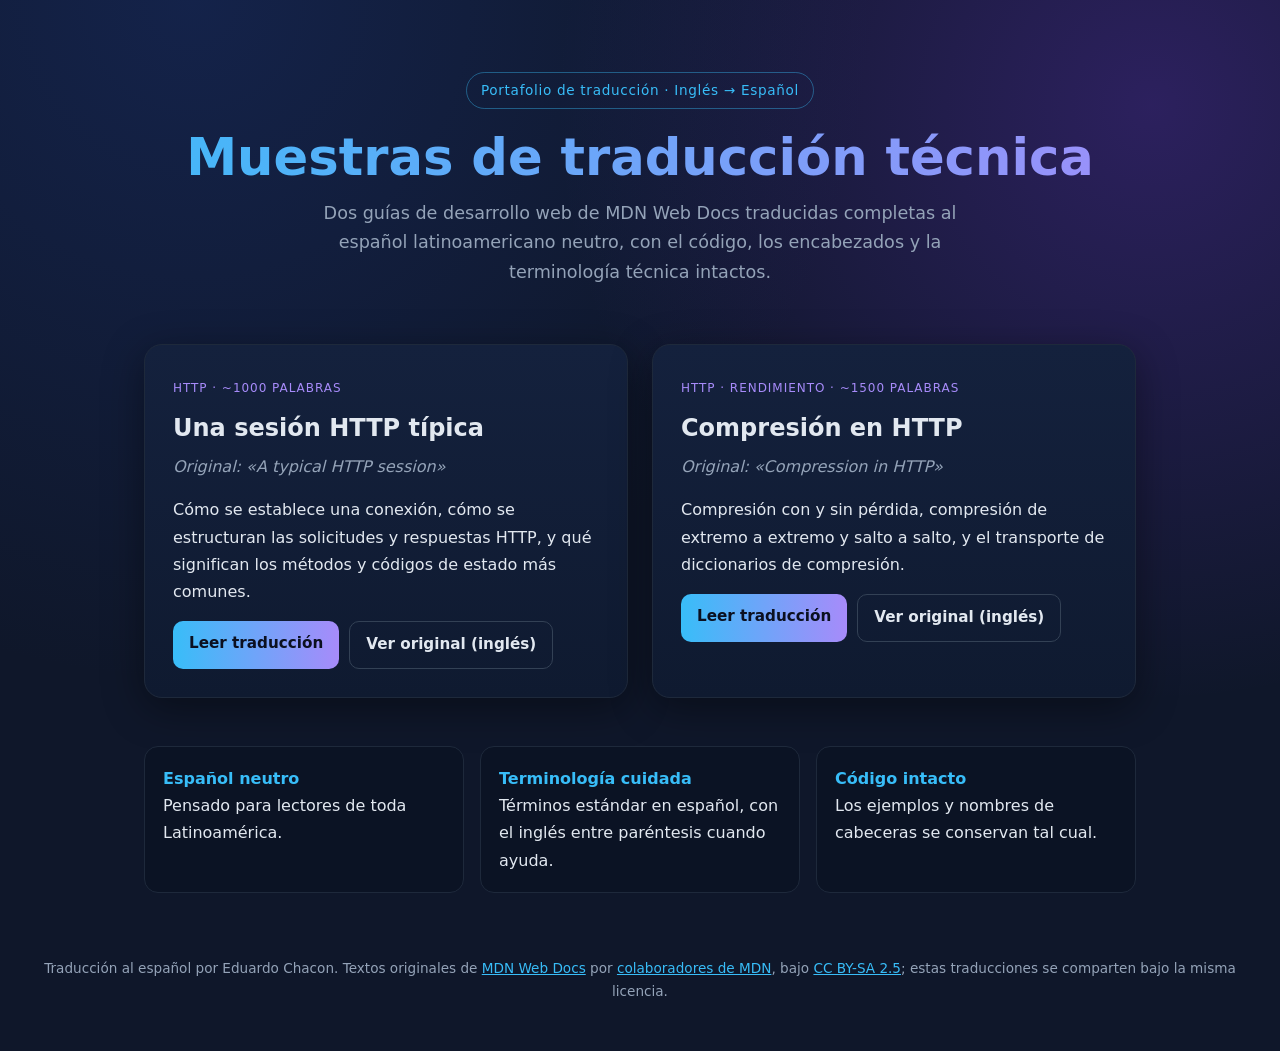
<file: index.html>
<!doctype html><html lang="es"><head><meta charset="utf-8"><meta name="viewport" content="width=device-width,initial-scale=1"><title>Muestras de traducción técnica EN → ES · Eduardo Chacon</title><meta name="description" content="Muestras de traducción técnica del inglés al español latinoamericano neutro."><link rel="stylesheet" href="style.css"></head><body>
<header class="hero"><span class="badge">Portafolio de traducción · Inglés → Español</span>
<h1>Muestras de traducción técnica</h1>
<p class="sub">Dos guías de desarrollo web de MDN Web Docs traducidas completas al español latinoamericano neutro, con el código, los encabezados y la terminología técnica intactos.</p></header>
<section class="grid">
<div class="card"><span class="tag">HTTP · ~1000 palabras</span><h2>Una sesión HTTP típica</h2><p class="orig">Original: «A typical HTTP session»</p><p>Cómo se establece una conexión, cómo se estructuran las solicitudes y respuestas HTTP, y qué significan los métodos y códigos de estado más comunes.</p>
<div class="btns"><a class="btn p" href="sesion-http.html">Leer traducción</a><a class="btn s" href="https://developer.mozilla.org/en-US/docs/Web/HTTP/Guides/Session">Ver original (inglés)</a></div></div>
<div class="card"><span class="tag">HTTP · Rendimiento · ~1500 palabras</span><h2>Compresión en HTTP</h2><p class="orig">Original: «Compression in HTTP»</p><p>Compresión con y sin pérdida, compresión de extremo a extremo y salto a salto, y el transporte de diccionarios de compresión.</p>
<div class="btns"><a class="btn p" href="compresion-http.html">Leer traducción</a><a class="btn s" href="https://developer.mozilla.org/en-US/docs/Web/HTTP/Guides/Compression">Ver original (inglés)</a></div></div>
</section>
<section class="about"><div><b>Español neutro</b><br>Pensado para lectores de toda Latinoamérica.</div><div><b>Terminología cuidada</b><br>Términos estándar en español, con el inglés entre paréntesis cuando ayuda.</div><div><b>Código intacto</b><br>Los ejemplos y nombres de cabeceras se conservan tal cual.</div></section>
<footer>Traducción al español por Eduardo Chacon. Textos originales de <a href="https://developer.mozilla.org/">MDN Web Docs</a> por <a href="https://github.com/mdn/content">colaboradores de MDN</a>, bajo <a href="https://creativecommons.org/licenses/by-sa/2.5/deed.es">CC BY-SA 2.5</a>; estas traducciones se comparten bajo la misma licencia.</footer>
</body></html>
</file>
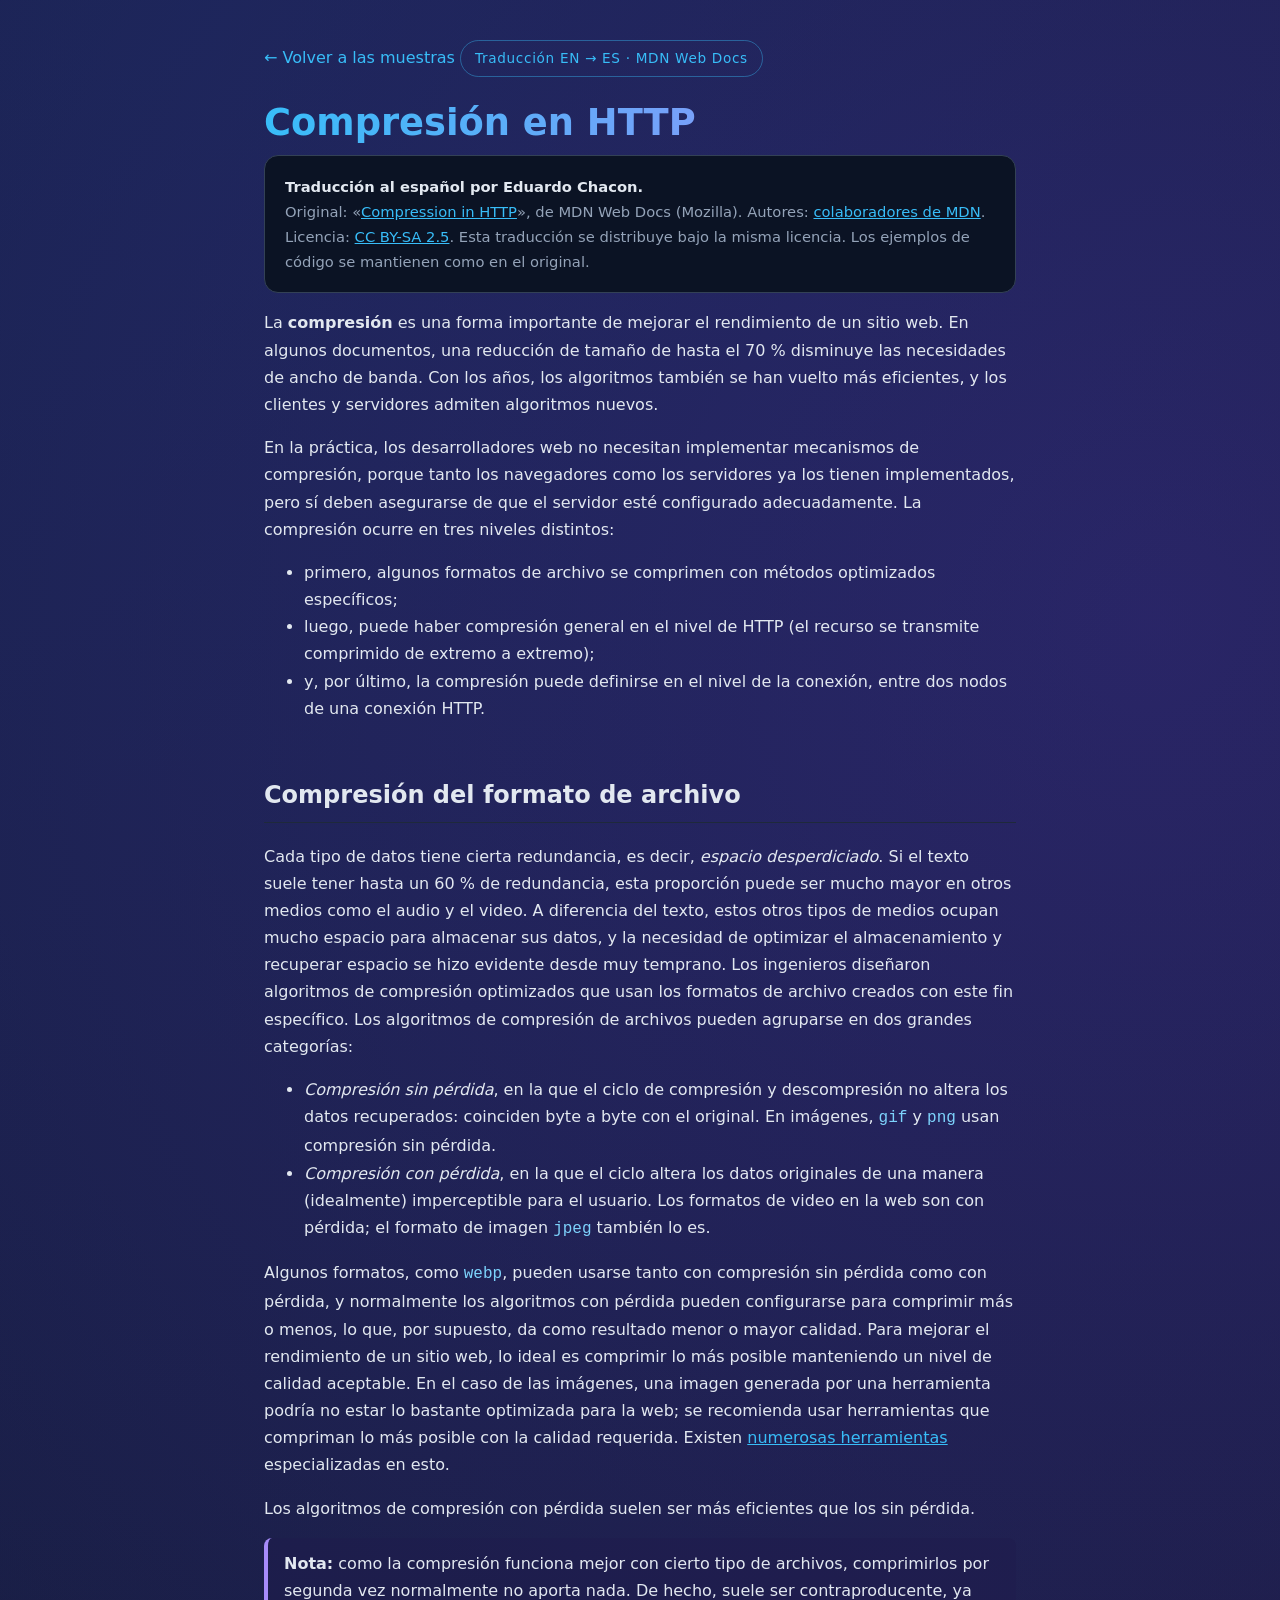
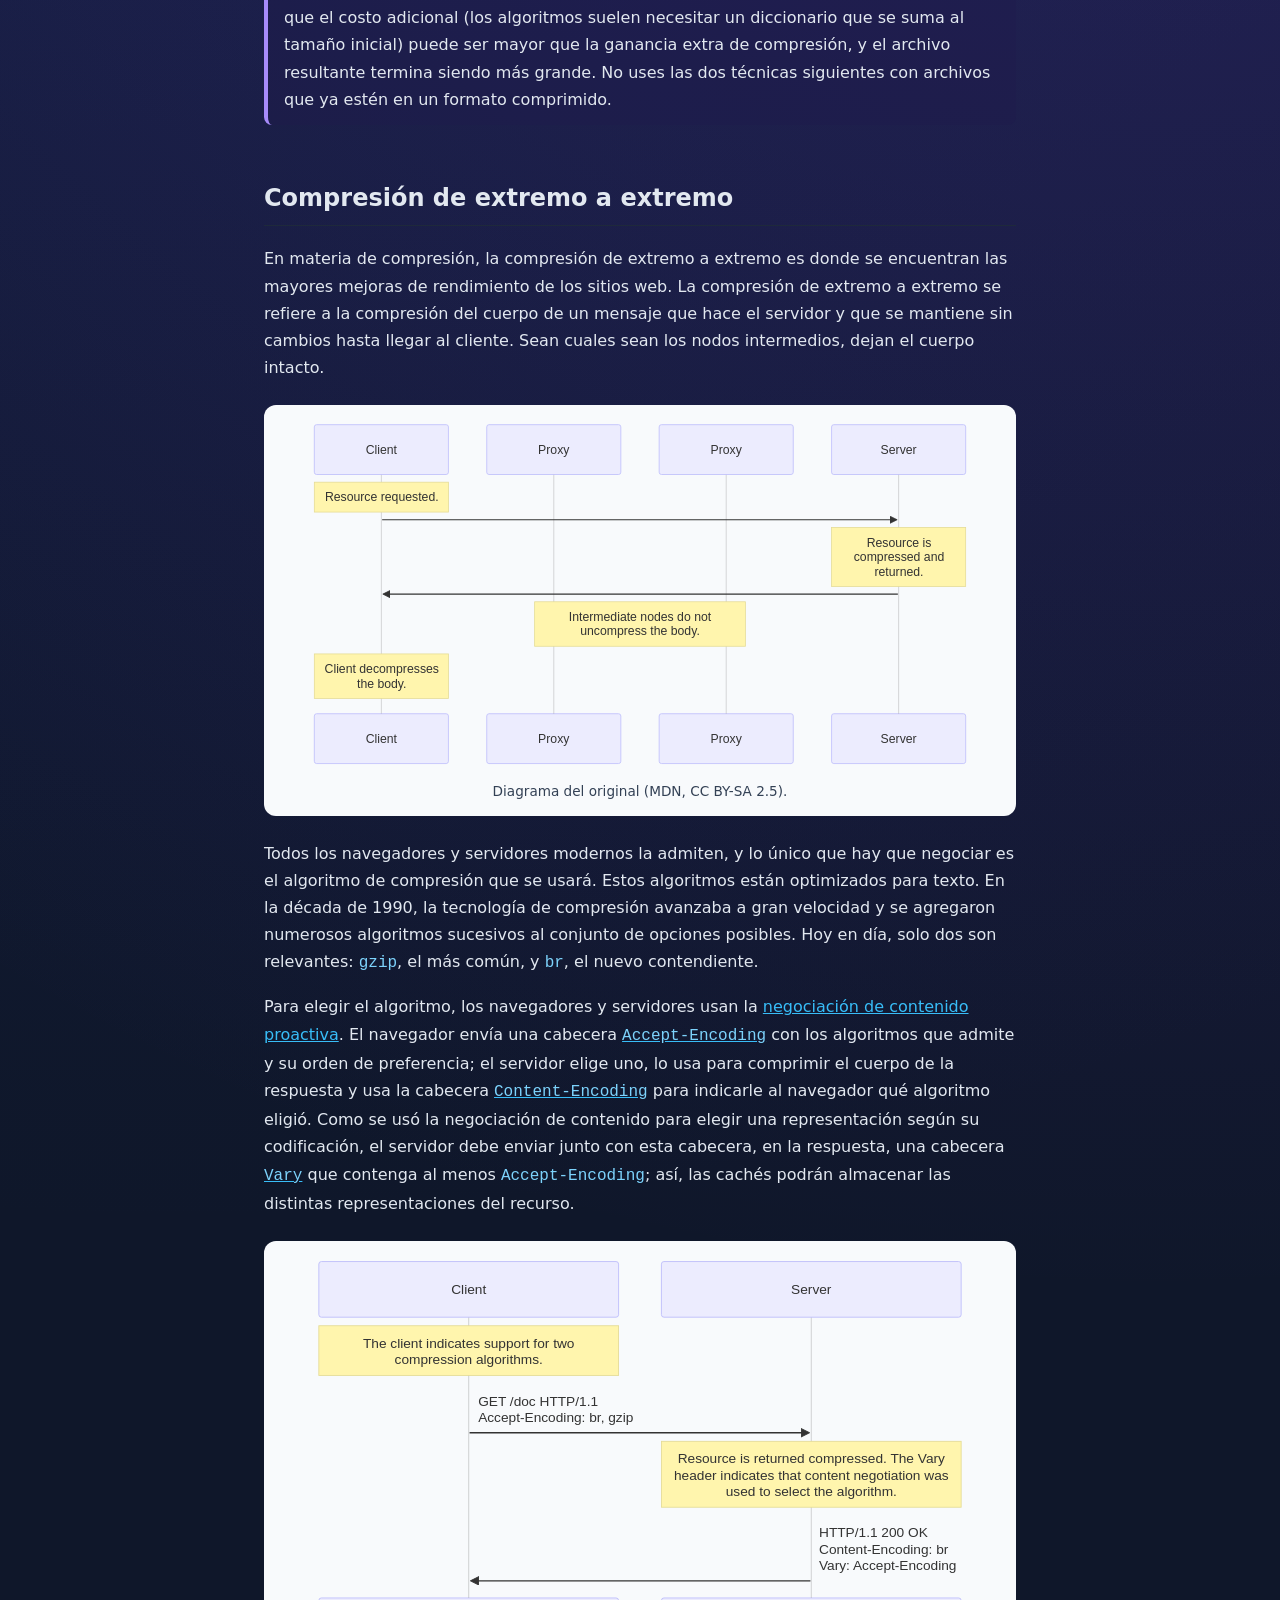
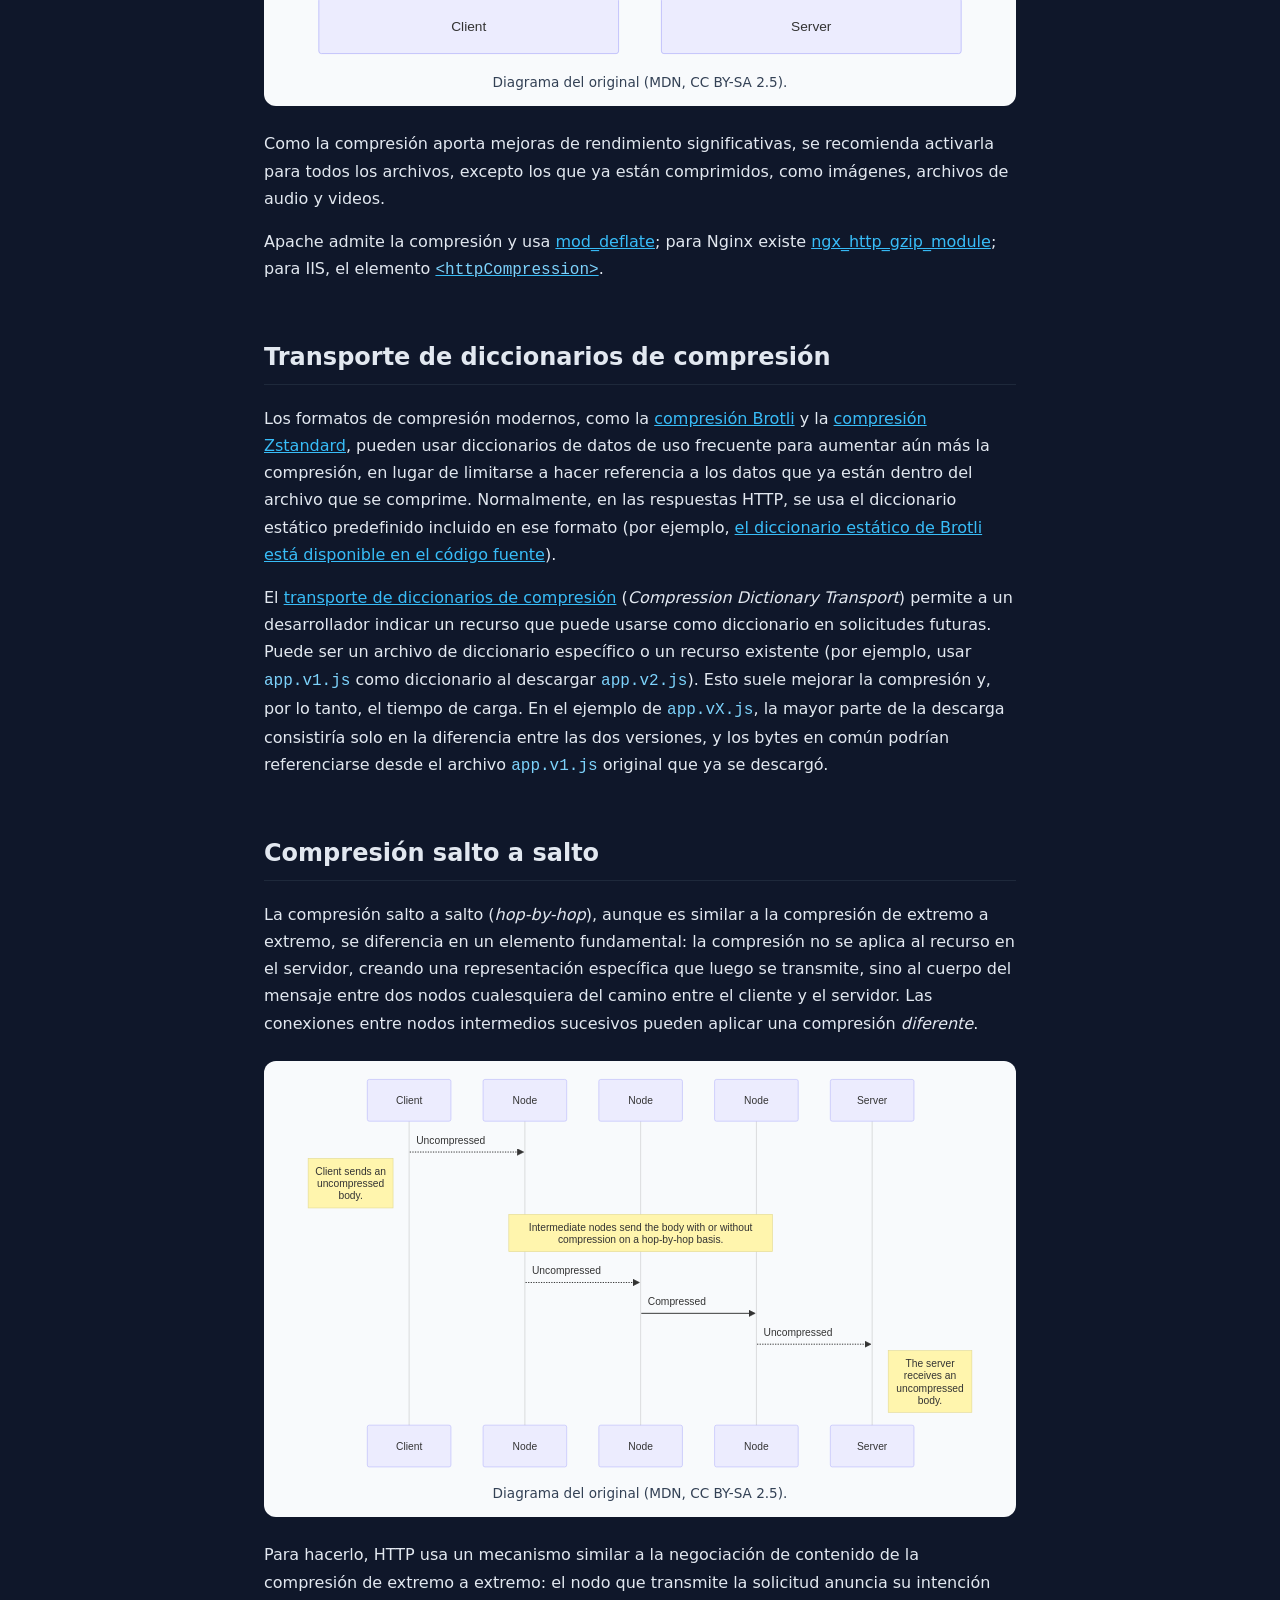
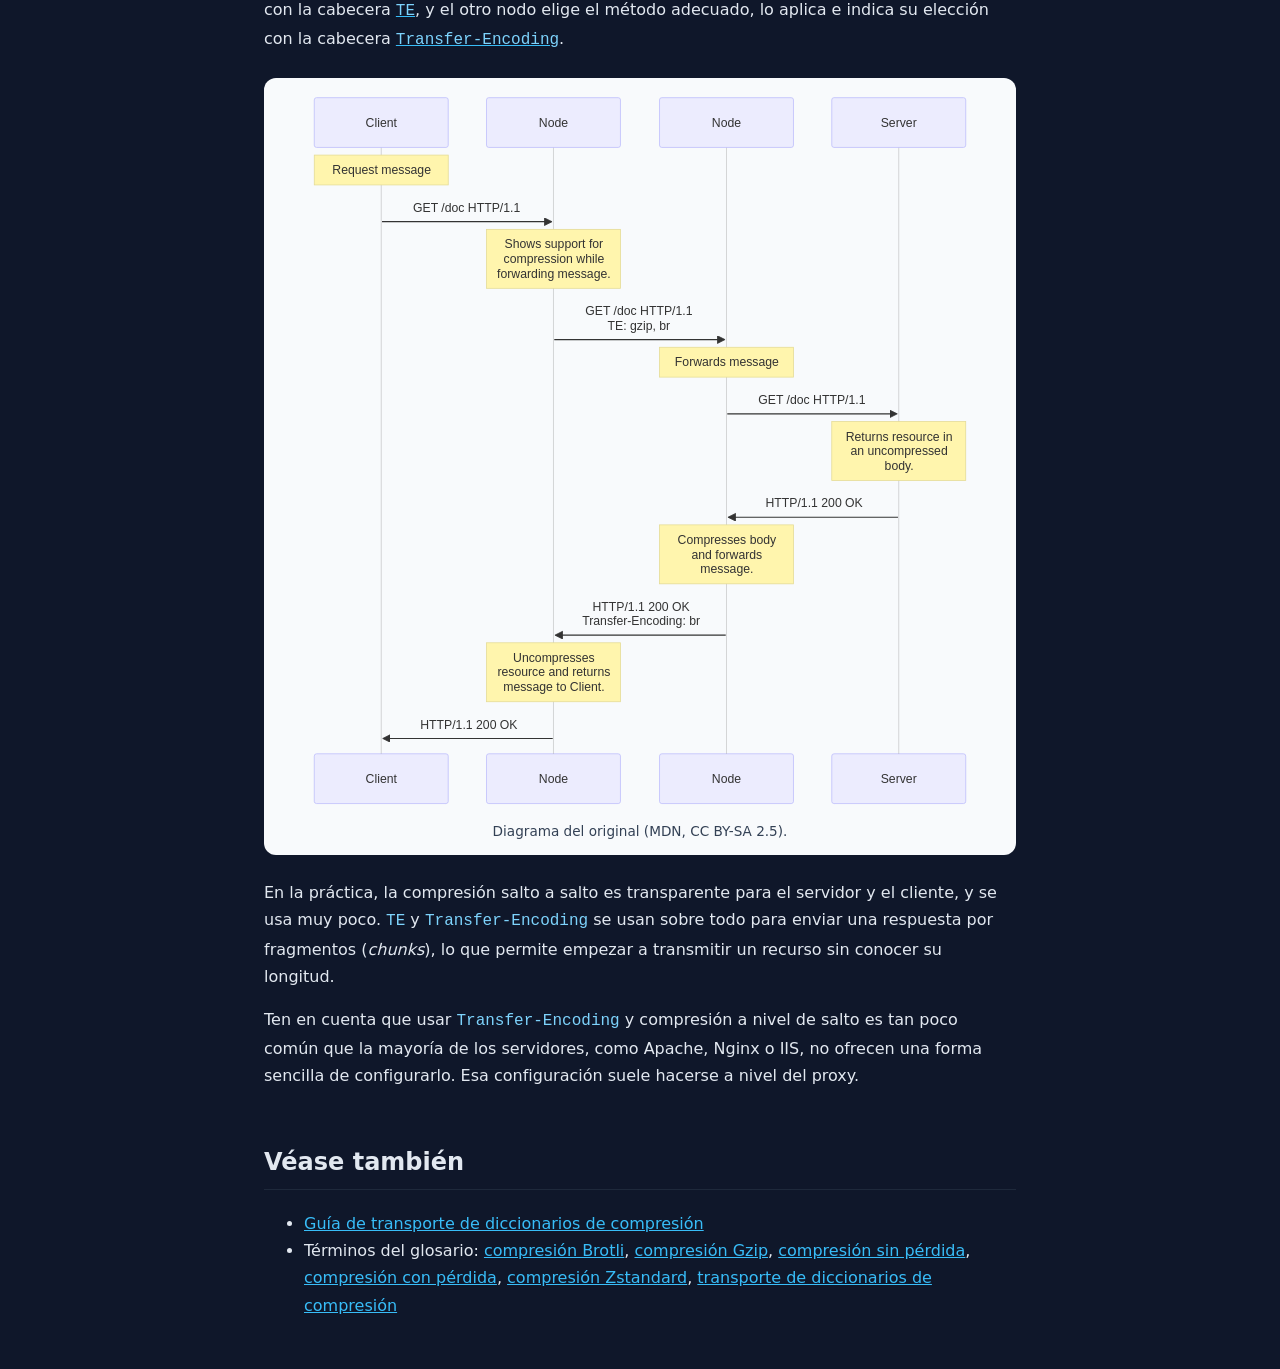
<file: compresion-http.html>
<!doctype html><html lang="es"><head><meta charset="utf-8"><meta name="viewport" content="width=device-width,initial-scale=1"><title>Compresión en HTTP — Traducción</title><link rel="stylesheet" href="style.css"></head><body><article>
<a class="back" href="./">← Volver a las muestras</a>
<span class="badge">Traducción EN → ES · MDN Web Docs</span>
<h1>Compresión en HTTP</h1>
<div class="credit"><strong>Traducción al español por Eduardo Chacon.</strong><br>
Original: «<a href="https://developer.mozilla.org/en-US/docs/Web/HTTP/Guides/Compression">Compression in HTTP</a>», de MDN Web Docs (Mozilla). Autores: <a href="https://github.com/mdn/content/commits/main/files/en-us/web/http/guides/compression/index.md">colaboradores de MDN</a>.<br>
Licencia: <a href="https://creativecommons.org/licenses/by-sa/2.5/deed.es">CC BY-SA 2.5</a>. Esta traducción se distribuye bajo la misma licencia. Los ejemplos de código se mantienen como en el original.</div>
<p>La <strong>compresión</strong> es una forma importante de mejorar el rendimiento de un sitio web. En algunos documentos, una reducción de tamaño de hasta el 70&nbsp;% disminuye las necesidades de ancho de banda. Con los años, los algoritmos también se han vuelto más eficientes, y los clientes y servidores admiten algoritmos nuevos.</p>
<p>En la práctica, los desarrolladores web no necesitan implementar mecanismos de compresión, porque tanto los navegadores como los servidores ya los tienen implementados, pero sí deben asegurarse de que el servidor esté configurado adecuadamente. La compresión ocurre en tres niveles distintos:</p>
<ul><li>primero, algunos formatos de archivo se comprimen con métodos optimizados específicos;</li>
<li>luego, puede haber compresión general en el nivel de HTTP (el recurso se transmite comprimido de extremo a extremo);</li>
<li>y, por último, la compresión puede definirse en el nivel de la conexión, entre dos nodos de una conexión HTTP.</li></ul>
<h2>Compresión del formato de archivo</h2>
<p>Cada tipo de datos tiene cierta redundancia, es decir, <em>espacio desperdiciado</em>. Si el texto suele tener hasta un 60&nbsp;% de redundancia, esta proporción puede ser mucho mayor en otros medios como el audio y el video. A diferencia del texto, estos otros tipos de medios ocupan mucho espacio para almacenar sus datos, y la necesidad de optimizar el almacenamiento y recuperar espacio se hizo evidente desde muy temprano. Los ingenieros diseñaron algoritmos de compresión optimizados que usan los formatos de archivo creados con este fin específico. Los algoritmos de compresión de archivos pueden agruparse en dos grandes categorías:</p>
<ul><li><em>Compresión sin pérdida</em>, en la que el ciclo de compresión y descompresión no altera los datos recuperados: coinciden byte a byte con el original. En imágenes, <code>gif</code> y <code>png</code> usan compresión sin pérdida.</li>
<li><em>Compresión con pérdida</em>, en la que el ciclo altera los datos originales de una manera (idealmente) imperceptible para el usuario. Los formatos de video en la web son con pérdida; el formato de imagen <code>jpeg</code> también lo es.</li></ul>
<p>Algunos formatos, como <code>webp</code>, pueden usarse tanto con compresión sin pérdida como con pérdida, y normalmente los algoritmos con pérdida pueden configurarse para comprimir más o menos, lo que, por supuesto, da como resultado menor o mayor calidad. Para mejorar el rendimiento de un sitio web, lo ideal es comprimir lo más posible manteniendo un nivel de calidad aceptable. En el caso de las imágenes, una imagen generada por una herramienta podría no estar lo bastante optimizada para la web; se recomienda usar herramientas que compriman lo más posible con la calidad requerida. Existen <a href="https://www.creativebloq.com/design/image-compression-tools-1132865">numerosas herramientas</a> especializadas en esto.</p>
<p>Los algoritmos de compresión con pérdida suelen ser más eficientes que los sin pérdida.</p>
<p class="note"><strong>Nota:</strong> como la compresión funciona mejor con cierto tipo de archivos, comprimirlos por segunda vez normalmente no aporta nada. De hecho, suele ser contraproducente, ya que el costo adicional (los algoritmos suelen necesitar un diccionario que se suma al tamaño inicial) puede ser mayor que la ganancia extra de compresión, y el archivo resultante termina siendo más grande. No uses las dos técnicas siguientes con archivos que ya estén en un formato comprimido.</p>
<h2>Compresión de extremo a extremo</h2>
<p>En materia de compresión, la compresión de extremo a extremo es donde se encuentran las mayores mejoras de rendimiento de los sitios web. La compresión de extremo a extremo se refiere a la compresión del cuerpo de un mensaje que hace el servidor y que se mantiene sin cambios hasta llegar al cliente. Sean cuales sean los nodos intermedios, dejan el cuerpo intacto.</p>
<figure><img src="img/httpenco1.svg" alt="Un servidor envía un cuerpo HTTP comprimido a un cliente a través de nodos de red. El cuerpo no se descomprime en ningún salto de la red hasta que llega al cliente."><figcaption>Diagrama del original (MDN, CC BY-SA 2.5).</figcaption></figure>
<p>Todos los navegadores y servidores modernos la admiten, y lo único que hay que negociar es el algoritmo de compresión que se usará. Estos algoritmos están optimizados para texto. En la década de 1990, la tecnología de compresión avanzaba a gran velocidad y se agregaron numerosos algoritmos sucesivos al conjunto de opciones posibles. Hoy en día, solo dos son relevantes: <code>gzip</code>, el más común, y <code>br</code>, el nuevo contendiente.</p>
<p>Para elegir el algoritmo, los navegadores y servidores usan la <a href="https://developer.mozilla.org/es/docs/Web/HTTP/Guides/Content_negotiation">negociación de contenido proactiva</a>. El navegador envía una cabecera <a href="https://developer.mozilla.org/es/docs/Web/HTTP/Reference/Headers/Accept-Encoding"><code>Accept-Encoding</code></a> con los algoritmos que admite y su orden de preferencia; el servidor elige uno, lo usa para comprimir el cuerpo de la respuesta y usa la cabecera <a href="https://developer.mozilla.org/es/docs/Web/HTTP/Reference/Headers/Content-Encoding"><code>Content-Encoding</code></a> para indicarle al navegador qué algoritmo eligió. Como se usó la negociación de contenido para elegir una representación según su codificación, el servidor debe enviar junto con esta cabecera, en la respuesta, una cabecera <a href="https://developer.mozilla.org/es/docs/Web/HTTP/Reference/Headers/Vary"><code>Vary</code></a> que contenga al menos <code>Accept-Encoding</code>; así, las cachés podrán almacenar las distintas representaciones del recurso.</p>
<figure><img src="img/httpcompression1.svg" alt="Un cliente solicita contenido con la cabecera 'Accept-Encoding: br, gzip'. El servidor responde con un cuerpo comprimido con el algoritmo Brotli y las cabeceras 'Content-Encoding' y 'Vary' requeridas."><figcaption>Diagrama del original (MDN, CC BY-SA 2.5).</figcaption></figure>
<p>Como la compresión aporta mejoras de rendimiento significativas, se recomienda activarla para todos los archivos, excepto los que ya están comprimidos, como imágenes, archivos de audio y videos.</p>
<p>Apache admite la compresión y usa <a href="https://httpd.apache.org/docs/current/mod/mod_deflate.html">mod_deflate</a>; para Nginx existe <a href="https://nginx.org/en/docs/http/ngx_http_gzip_module.html">ngx_http_gzip_module</a>; para IIS, el elemento <a href="https://learn.microsoft.com/en-us/iis/configuration/system.webServer/httpCompression/"><code>&lt;httpCompression&gt;</code></a>.</p>
<h2>Transporte de diccionarios de compresión</h2>
<p>Los formatos de compresión modernos, como la <a href="https://developer.mozilla.org/es/docs/Glossary/Brotli_compression">compresión Brotli</a> y la <a href="https://developer.mozilla.org/es/docs/Glossary/Zstandard_compression">compresión Zstandard</a>, pueden usar diccionarios de datos de uso frecuente para aumentar aún más la compresión, en lugar de limitarse a hacer referencia a los datos que ya están dentro del archivo que se comprime. Normalmente, en las respuestas HTTP, se usa el diccionario estático predefinido incluido en ese formato (por ejemplo, <a href="https://github.com/google/brotli/blob/master/csharp/org/brotli/dec/Dictionary.cs">el diccionario estático de Brotli está disponible en el código fuente</a>).</p>
<p>El <a href="https://developer.mozilla.org/es/docs/Web/HTTP/Guides/Compression_dictionary_transport">transporte de diccionarios de compresión</a> (<i>Compression Dictionary Transport</i>) permite a un desarrollador indicar un recurso que puede usarse como diccionario en solicitudes futuras. Puede ser un archivo de diccionario específico o un recurso existente (por ejemplo, usar <code>app.v1.js</code> como diccionario al descargar <code>app.v2.js</code>). Esto suele mejorar la compresión y, por lo tanto, el tiempo de carga. En el ejemplo de <code>app.vX.js</code>, la mayor parte de la descarga consistiría solo en la diferencia entre las dos versiones, y los bytes en común podrían referenciarse desde el archivo <code>app.v1.js</code> original que ya se descargó.</p>
<h2>Compresión salto a salto</h2>
<p>La compresión salto a salto (<i>hop-by-hop</i>), aunque es similar a la compresión de extremo a extremo, se diferencia en un elemento fundamental: la compresión no se aplica al recurso en el servidor, creando una representación específica que luego se transmite, sino al cuerpo del mensaje entre dos nodos cualesquiera del camino entre el cliente y el servidor. Las conexiones entre nodos intermedios sucesivos pueden aplicar una compresión <em>diferente</em>.</p>
<figure><img src="img/httpte1.svg" alt="Un servidor envía un cuerpo HTTP sin comprimir a un cliente a través de nodos de red. Los nodos comprimen y descomprimen el cuerpo según las cabeceras 'Transfer-Encoding' antes de que llegue al cliente."><figcaption>Diagrama del original (MDN, CC BY-SA 2.5).</figcaption></figure>
<p>Para hacerlo, HTTP usa un mecanismo similar a la negociación de contenido de la compresión de extremo a extremo: el nodo que transmite la solicitud anuncia su intención con la cabecera <a href="https://developer.mozilla.org/es/docs/Web/HTTP/Reference/Headers/TE"><code>TE</code></a>, y el otro nodo elige el método adecuado, lo aplica e indica su elección con la cabecera <a href="https://developer.mozilla.org/es/docs/Web/HTTP/Reference/Headers/Transfer-Encoding"><code>Transfer-Encoding</code></a>.</p>
<figure><img src="img/httpcomp2.svg" alt="Un cliente solicita contenido a un servidor sin cabeceras relacionadas con la compresión. El servidor responde con un cuerpo sin comprimir. Los nodos de la red comprimen y descomprimen el cuerpo antes de que llegue al cliente."><figcaption>Diagrama del original (MDN, CC BY-SA 2.5).</figcaption></figure>
<p>En la práctica, la compresión salto a salto es transparente para el servidor y el cliente, y se usa muy poco. <code>TE</code> y <code>Transfer-Encoding</code> se usan sobre todo para enviar una respuesta por fragmentos (<i>chunks</i>), lo que permite empezar a transmitir un recurso sin conocer su longitud.</p>
<p>Ten en cuenta que usar <code>Transfer-Encoding</code> y compresión a nivel de salto es tan poco común que la mayoría de los servidores, como Apache, Nginx o IIS, no ofrecen una forma sencilla de configurarlo. Esa configuración suele hacerse a nivel del proxy.</p>
<h2>Véase también</h2>
<ul><li><a href="https://developer.mozilla.org/es/docs/Web/HTTP/Guides/Compression_dictionary_transport">Guía de transporte de diccionarios de compresión</a></li>
<li>Términos del glosario: <a href="https://developer.mozilla.org/es/docs/Glossary/Brotli_compression">compresión Brotli</a>, <a href="https://developer.mozilla.org/es/docs/Glossary/Gzip_compression">compresión Gzip</a>, <a href="https://developer.mozilla.org/es/docs/Glossary/Lossless_compression">compresión sin pérdida</a>, <a href="https://developer.mozilla.org/es/docs/Glossary/Lossy_compression">compresión con pérdida</a>, <a href="https://developer.mozilla.org/es/docs/Glossary/Zstandard_compression">compresión Zstandard</a>, <a href="https://developer.mozilla.org/es/docs/Glossary/Compression_Dictionary_Transport">transporte de diccionarios de compresión</a></li></ul>
</article></body></html>
</file>
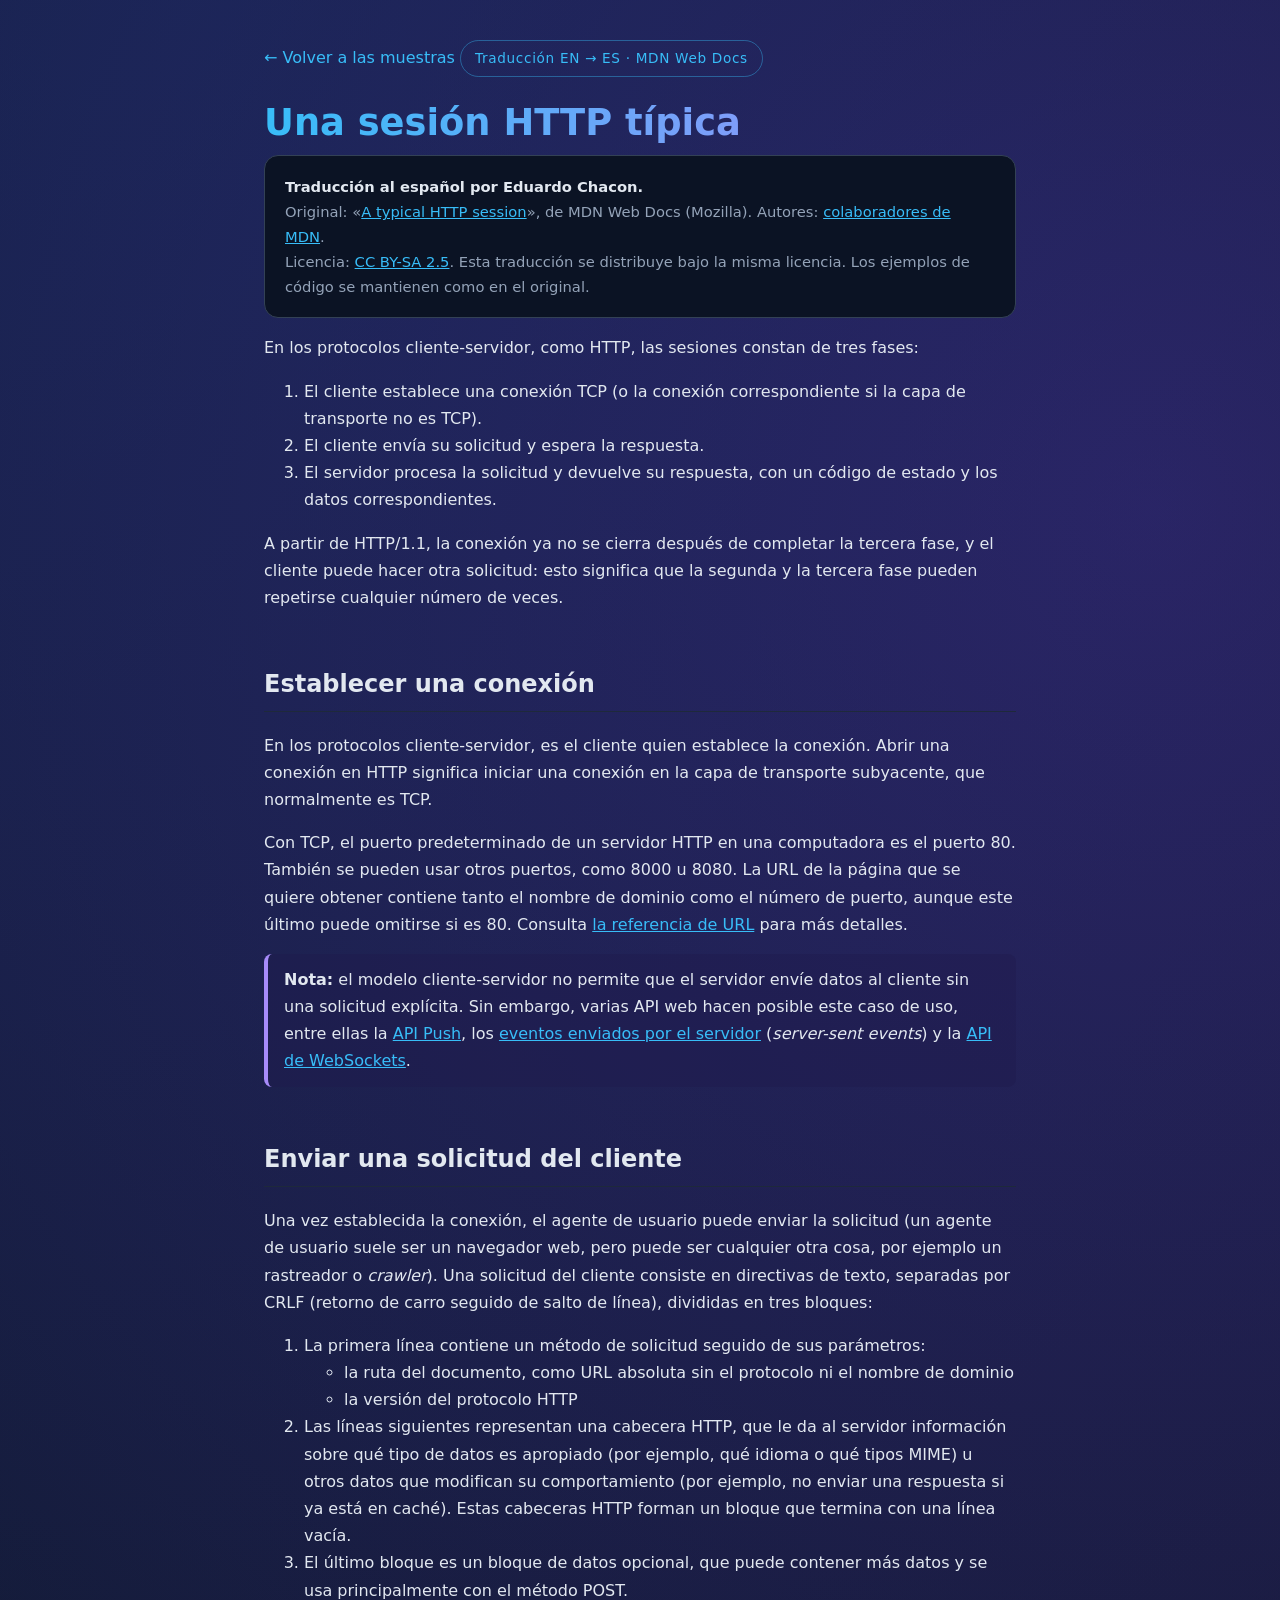
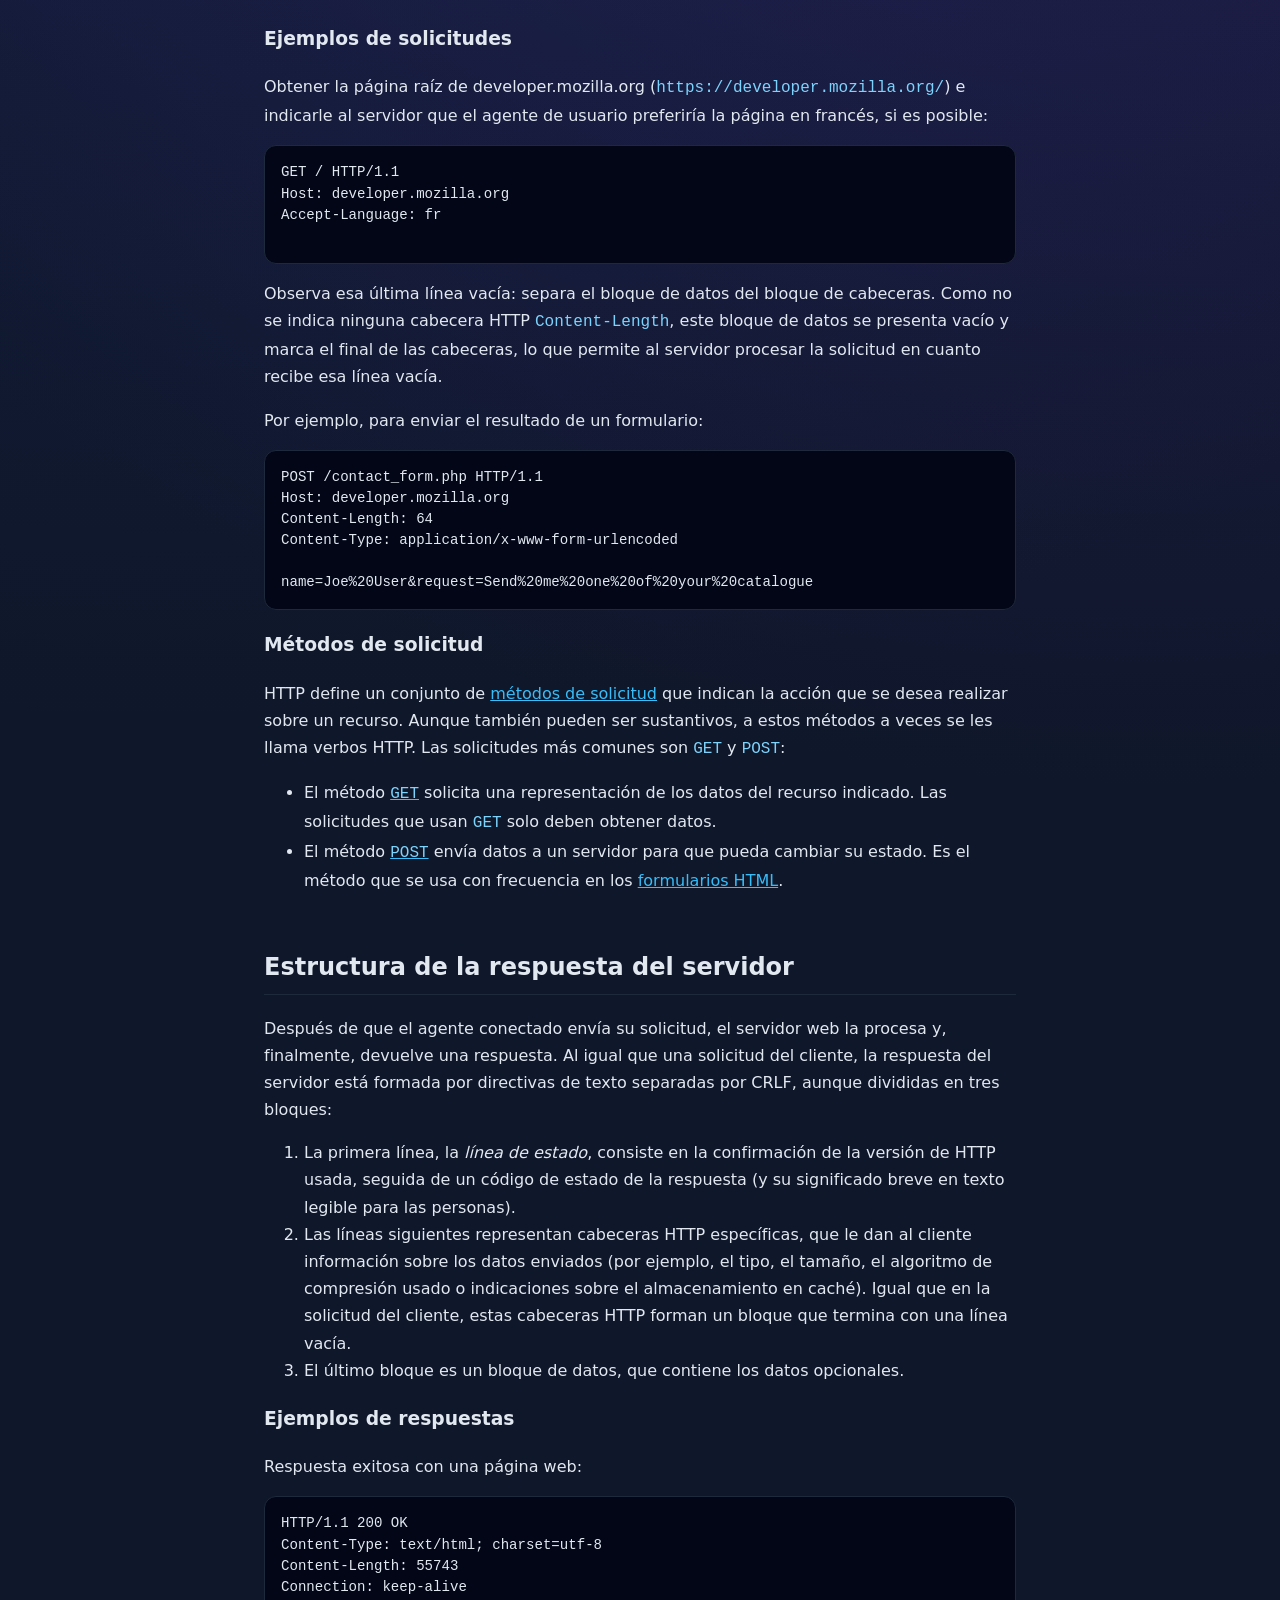
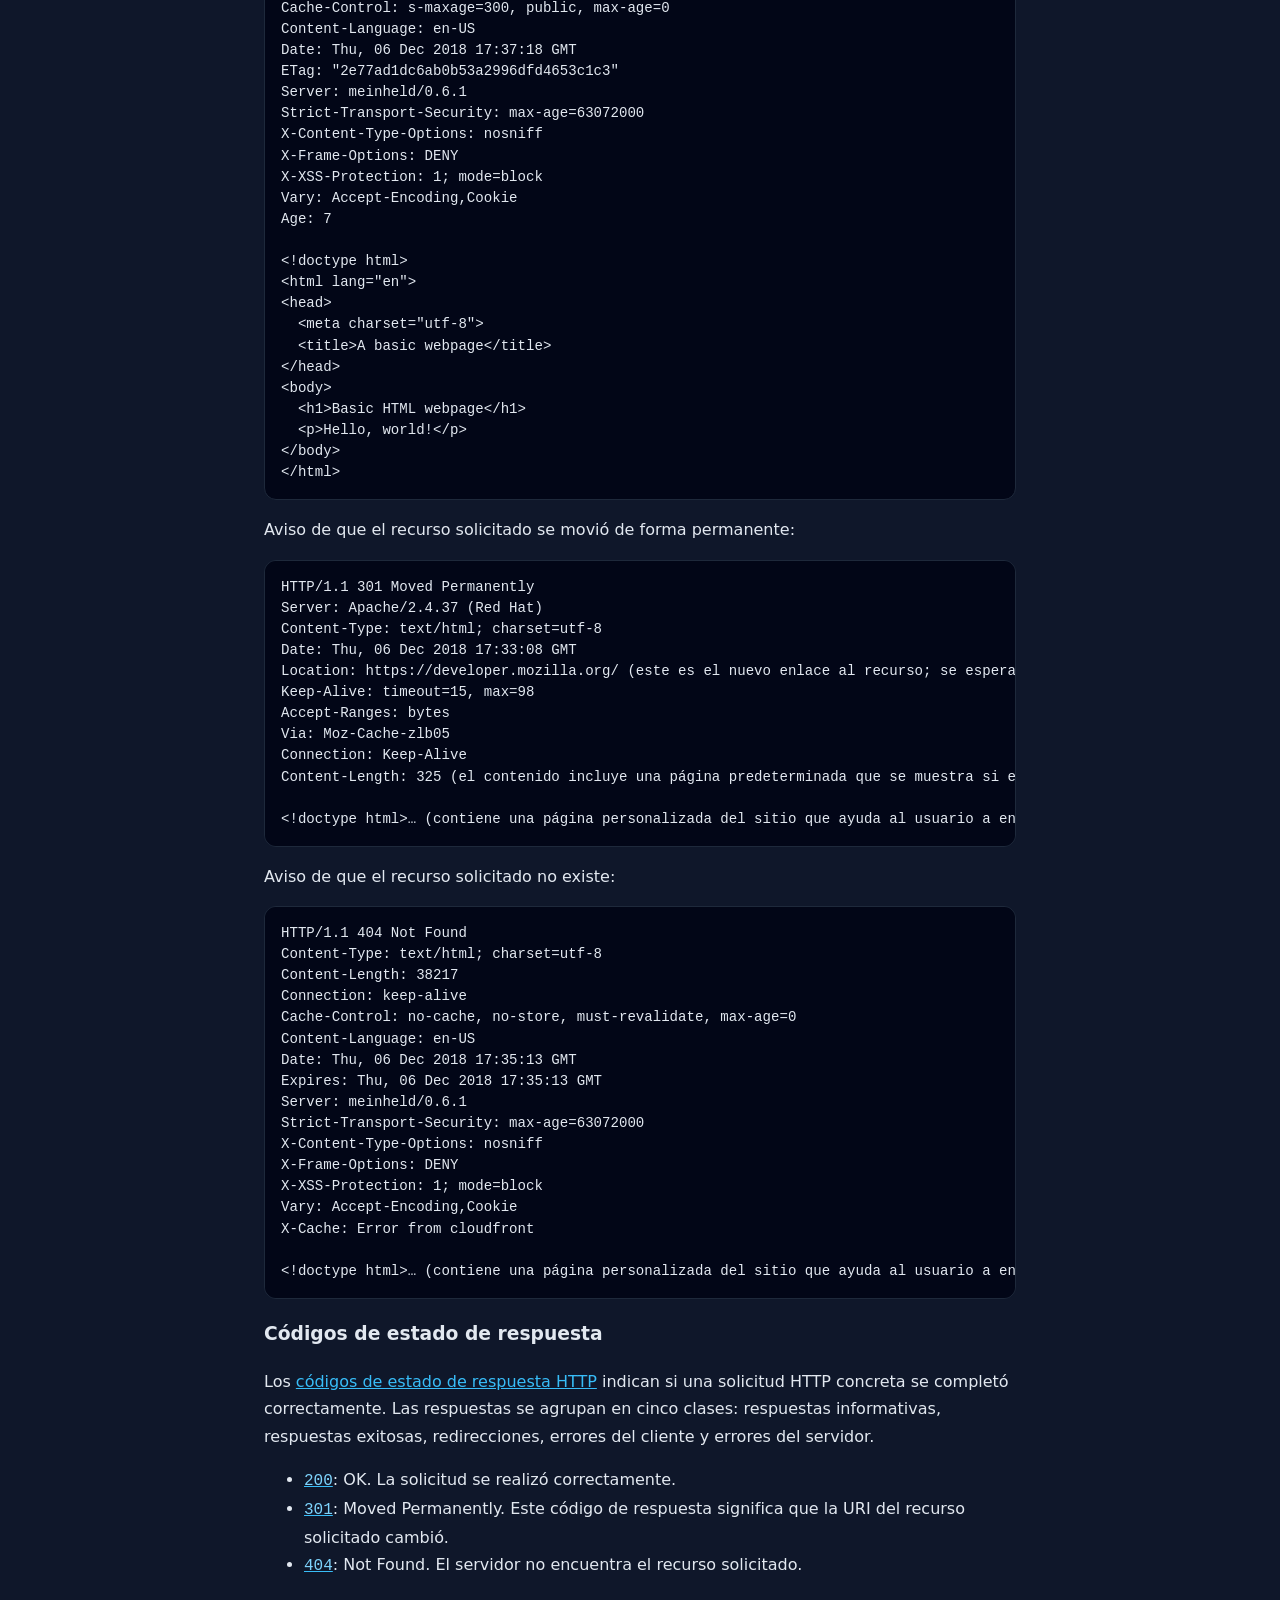
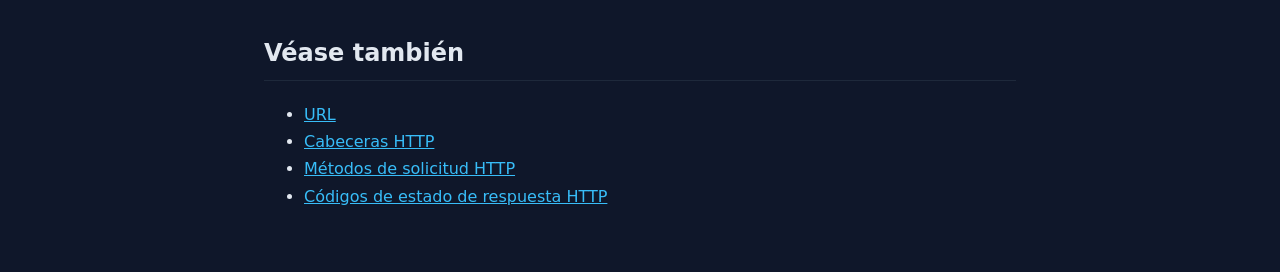
<file: sesion-http.html>
<!doctype html><html lang="es"><head><meta charset="utf-8"><meta name="viewport" content="width=device-width,initial-scale=1"><title>Una sesión HTTP típica — Traducción</title><link rel="stylesheet" href="style.css"></head><body><article>
<a class="back" href="./">← Volver a las muestras</a>
<span class="badge">Traducción EN → ES · MDN Web Docs</span>
<h1>Una sesión HTTP típica</h1>
<div class="credit"><strong>Traducción al español por Eduardo Chacon.</strong><br>
Original: «<a href="https://developer.mozilla.org/en-US/docs/Web/HTTP/Guides/Session">A typical HTTP session</a>», de MDN Web Docs (Mozilla). Autores: <a href="https://github.com/mdn/content/commits/main/files/en-us/web/http/guides/session/index.md">colaboradores de MDN</a>.<br>
Licencia: <a href="https://creativecommons.org/licenses/by-sa/2.5/deed.es">CC BY-SA 2.5</a>. Esta traducción se distribuye bajo la misma licencia. Los ejemplos de código se mantienen como en el original.</div>
<p>En los protocolos cliente-servidor, como HTTP, las sesiones constan de tres fases:</p>
<ol><li>El cliente establece una conexión TCP (o la conexión correspondiente si la capa de transporte no es TCP).</li>
<li>El cliente envía su solicitud y espera la respuesta.</li>
<li>El servidor procesa la solicitud y devuelve su respuesta, con un código de estado y los datos correspondientes.</li></ol>
<p>A partir de HTTP/1.1, la conexión ya no se cierra después de completar la tercera fase, y el cliente puede hacer otra solicitud: esto significa que la segunda y la tercera fase pueden repetirse cualquier número de veces.</p>
<h2>Establecer una conexión</h2>
<p>En los protocolos cliente-servidor, es el cliente quien establece la conexión. Abrir una conexión en HTTP significa iniciar una conexión en la capa de transporte subyacente, que normalmente es TCP.</p>
<p>Con TCP, el puerto predeterminado de un servidor HTTP en una computadora es el puerto 80. También se pueden usar otros puertos, como 8000 u 8080. La URL de la página que se quiere obtener contiene tanto el nombre de dominio como el número de puerto, aunque este último puede omitirse si es 80. Consulta <a href="https://developer.mozilla.org/es/docs/Web/URI">la referencia de URL</a> para más detalles.</p>
<p class="note"><strong>Nota:</strong> el modelo cliente-servidor no permite que el servidor envíe datos al cliente sin una solicitud explícita. Sin embargo, varias API web hacen posible este caso de uso, entre ellas la <a href="https://developer.mozilla.org/es/docs/Web/API/Push_API">API Push</a>, los <a href="https://developer.mozilla.org/es/docs/Web/API/Server-sent_events">eventos enviados por el servidor</a> (<i>server-sent events</i>) y la <a href="https://developer.mozilla.org/es/docs/Web/API/WebSockets_API">API de WebSockets</a>.</p>
<h2>Enviar una solicitud del cliente</h2>
<p>Una vez establecida la conexión, el agente de usuario puede enviar la solicitud (un agente de usuario suele ser un navegador web, pero puede ser cualquier otra cosa, por ejemplo un rastreador o <i>crawler</i>). Una solicitud del cliente consiste en directivas de texto, separadas por CRLF (retorno de carro seguido de salto de línea), divididas en tres bloques:</p>
<ol><li>La primera línea contiene un método de solicitud seguido de sus parámetros:
<ul><li>la ruta del documento, como URL absoluta sin el protocolo ni el nombre de dominio</li><li>la versión del protocolo HTTP</li></ul></li>
<li>Las líneas siguientes representan una cabecera HTTP, que le da al servidor información sobre qué tipo de datos es apropiado (por ejemplo, qué idioma o qué tipos MIME) u otros datos que modifican su comportamiento (por ejemplo, no enviar una respuesta si ya está en caché). Estas cabeceras HTTP forman un bloque que termina con una línea vacía.</li>
<li>El último bloque es un bloque de datos opcional, que puede contener más datos y se usa principalmente con el método POST.</li></ol>
<h3>Ejemplos de solicitudes</h3>
<p>Obtener la página raíz de developer.mozilla.org (<code>https://developer.mozilla.org/</code>) e indicarle al servidor que el agente de usuario preferiría la página en francés, si es posible:</p>
<pre><code>GET / HTTP/1.1
Host: developer.mozilla.org
Accept-Language: fr

</code></pre>
<p>Observa esa última línea vacía: separa el bloque de datos del bloque de cabeceras. Como no se indica ninguna cabecera HTTP <code>Content-Length</code>, este bloque de datos se presenta vacío y marca el final de las cabeceras, lo que permite al servidor procesar la solicitud en cuanto recibe esa línea vacía.</p>
<p>Por ejemplo, para enviar el resultado de un formulario:</p>
<pre><code>POST /contact_form.php HTTP/1.1
Host: developer.mozilla.org
Content-Length: 64
Content-Type: application/x-www-form-urlencoded

name=Joe%20User&amp;request=Send%20me%20one%20of%20your%20catalogue</code></pre>
<h3>Métodos de solicitud</h3>
<p>HTTP define un conjunto de <a href="https://developer.mozilla.org/es/docs/Web/HTTP/Reference/Methods">métodos de solicitud</a> que indican la acción que se desea realizar sobre un recurso. Aunque también pueden ser sustantivos, a estos métodos a veces se les llama verbos HTTP. Las solicitudes más comunes son <code>GET</code> y <code>POST</code>:</p>
<ul><li>El método <a href="https://developer.mozilla.org/es/docs/Web/HTTP/Reference/Methods/GET"><code>GET</code></a> solicita una representación de los datos del recurso indicado. Las solicitudes que usan <code>GET</code> solo deben obtener datos.</li>
<li>El método <a href="https://developer.mozilla.org/es/docs/Web/HTTP/Reference/Methods/POST"><code>POST</code></a> envía datos a un servidor para que pueda cambiar su estado. Es el método que se usa con frecuencia en los <a href="https://developer.mozilla.org/es/docs/Learn_web_development/Extensions/Forms">formularios HTML</a>.</li></ul>
<h2>Estructura de la respuesta del servidor</h2>
<p>Después de que el agente conectado envía su solicitud, el servidor web la procesa y, finalmente, devuelve una respuesta. Al igual que una solicitud del cliente, la respuesta del servidor está formada por directivas de texto separadas por CRLF, aunque divididas en tres bloques:</p>
<ol><li>La primera línea, la <em>línea de estado</em>, consiste en la confirmación de la versión de HTTP usada, seguida de un código de estado de la respuesta (y su significado breve en texto legible para las personas).</li>
<li>Las líneas siguientes representan cabeceras HTTP específicas, que le dan al cliente información sobre los datos enviados (por ejemplo, el tipo, el tamaño, el algoritmo de compresión usado o indicaciones sobre el almacenamiento en caché). Igual que en la solicitud del cliente, estas cabeceras HTTP forman un bloque que termina con una línea vacía.</li>
<li>El último bloque es un bloque de datos, que contiene los datos opcionales.</li></ol>
<h3>Ejemplos de respuestas</h3>
<p>Respuesta exitosa con una página web:</p>
<pre><code>HTTP/1.1 200 OK
Content-Type: text/html; charset=utf-8
Content-Length: 55743
Connection: keep-alive
Cache-Control: s-maxage=300, public, max-age=0
Content-Language: en-US
Date: Thu, 06 Dec 2018 17:37:18 GMT
ETag: "2e77ad1dc6ab0b53a2996dfd4653c1c3"
Server: meinheld/0.6.1
Strict-Transport-Security: max-age=63072000
X-Content-Type-Options: nosniff
X-Frame-Options: DENY
X-XSS-Protection: 1; mode=block
Vary: Accept-Encoding,Cookie
Age: 7

&lt;!doctype html&gt;
&lt;html lang="en"&gt;
&lt;head&gt;
  &lt;meta charset="utf-8"&gt;
  &lt;title&gt;A basic webpage&lt;/title&gt;
&lt;/head&gt;
&lt;body&gt;
  &lt;h1&gt;Basic HTML webpage&lt;/h1&gt;
  &lt;p&gt;Hello, world!&lt;/p&gt;
&lt;/body&gt;
&lt;/html&gt;</code></pre>
<p>Aviso de que el recurso solicitado se movió de forma permanente:</p>
<pre><code>HTTP/1.1 301 Moved Permanently
Server: Apache/2.4.37 (Red Hat)
Content-Type: text/html; charset=utf-8
Date: Thu, 06 Dec 2018 17:33:08 GMT
Location: https://developer.mozilla.org/ (este es el nuevo enlace al recurso; se espera que el agente de usuario lo solicite)
Keep-Alive: timeout=15, max=98
Accept-Ranges: bytes
Via: Moz-Cache-zlb05
Connection: Keep-Alive
Content-Length: 325 (el contenido incluye una página predeterminada que se muestra si el agente de usuario no puede seguir el enlace)

&lt;!doctype html&gt;… (contiene una página personalizada del sitio que ayuda al usuario a encontrar el recurso que falta)</code></pre>
<p>Aviso de que el recurso solicitado no existe:</p>
<pre><code>HTTP/1.1 404 Not Found
Content-Type: text/html; charset=utf-8
Content-Length: 38217
Connection: keep-alive
Cache-Control: no-cache, no-store, must-revalidate, max-age=0
Content-Language: en-US
Date: Thu, 06 Dec 2018 17:35:13 GMT
Expires: Thu, 06 Dec 2018 17:35:13 GMT
Server: meinheld/0.6.1
Strict-Transport-Security: max-age=63072000
X-Content-Type-Options: nosniff
X-Frame-Options: DENY
X-XSS-Protection: 1; mode=block
Vary: Accept-Encoding,Cookie
X-Cache: Error from cloudfront

&lt;!doctype html&gt;… (contiene una página personalizada del sitio que ayuda al usuario a encontrar el recurso que falta)</code></pre>
<h3>Códigos de estado de respuesta</h3>
<p>Los <a href="https://developer.mozilla.org/es/docs/Web/HTTP/Reference/Status">códigos de estado de respuesta HTTP</a> indican si una solicitud HTTP concreta se completó correctamente. Las respuestas se agrupan en cinco clases: respuestas informativas, respuestas exitosas, redirecciones, errores del cliente y errores del servidor.</p>
<ul><li><a href="https://developer.mozilla.org/es/docs/Web/HTTP/Reference/Status/200"><code>200</code></a>: OK. La solicitud se realizó correctamente.</li>
<li><a href="https://developer.mozilla.org/es/docs/Web/HTTP/Reference/Status/301"><code>301</code></a>: Moved Permanently. Este código de respuesta significa que la URI del recurso solicitado cambió.</li>
<li><a href="https://developer.mozilla.org/es/docs/Web/HTTP/Reference/Status/404"><code>404</code></a>: Not Found. El servidor no encuentra el recurso solicitado.</li></ul>
<h2>Véase también</h2>
<ul><li><a href="https://developer.mozilla.org/es/docs/Web/URI">URL</a></li><li><a href="https://developer.mozilla.org/es/docs/Web/HTTP/Reference/Headers">Cabeceras HTTP</a></li><li><a href="https://developer.mozilla.org/es/docs/Web/HTTP/Reference/Methods">Métodos de solicitud HTTP</a></li><li><a href="https://developer.mozilla.org/es/docs/Web/HTTP/Reference/Status">Códigos de estado de respuesta HTTP</a></li></ul>
</article></body></html>
</file>
<file: style.css>
:root{--bg:#0f172a;--card:#111c33;--ink:#e2e8f0;--mut:#94a3b8;--acc:#38bdf8;--acc2:#a78bfa}
*{box-sizing:border-box}body{margin:0;font-family:Inter,system-ui,-apple-system,Segoe UI,Roboto,sans-serif;background:radial-gradient(circle at 15% 0%,#1e3a8a55,transparent 45%),radial-gradient(circle at 90% 10%,#7c3aed44,transparent 40%),var(--bg);color:var(--ink);line-height:1.7}
a{color:var(--acc)}header.hero{padding:72px 24px 40px;text-align:center}
.badge{display:inline-block;padding:6px 14px;border:1px solid #38bdf866;border-radius:999px;color:var(--acc);font-size:.85rem;letter-spacing:.05em}
h1{font-size:clamp(2rem,5vw,3.2rem);margin:18px 0 10px;background:linear-gradient(90deg,var(--acc),var(--acc2));-webkit-background-clip:text;background-clip:text;color:transparent;line-height:1.2}
.sub{color:var(--mut);max-width:680px;margin:0 auto;font-size:1.1rem}
.grid{display:grid;grid-template-columns:repeat(auto-fit,minmax(300px,1fr));gap:24px;max-width:1040px;margin:0 auto;padding:16px 24px 48px}
.card{background:linear-gradient(180deg,#14213d,#0f1a30);border:1px solid #1e293b;border-radius:18px;padding:28px;box-shadow:0 10px 40px #0006;transition:transform .2s}
.card:hover{transform:translateY(-4px);border-color:#38bdf855}
.card .tag{font-size:.75rem;color:var(--acc2);text-transform:uppercase;letter-spacing:.08em}
.card h2{margin:8px 0 4px}.card .orig{color:var(--mut);font-style:italic;margin:0 0 12px}
.btns{display:flex;gap:10px;flex-wrap:wrap;margin-top:16px}
.btn{padding:10px 16px;border-radius:10px;text-decoration:none;font-weight:600;font-size:.95rem}
.btn.p{background:linear-gradient(90deg,var(--acc),var(--acc2));color:#0b1020}.btn.s{border:1px solid #334155;color:var(--ink)}
.about{max-width:1040px;margin:0 auto 40px;padding:0 24px;display:grid;grid-template-columns:repeat(auto-fit,minmax(220px,1fr));gap:16px}
.about div{background:#0b1324;border:1px solid #1e293b;border-radius:14px;padding:18px}.about b{color:var(--acc)}
footer{text-align:center;color:var(--mut);font-size:.85rem;padding:24px 24px 48px}
article{max-width:800px;margin:0 auto;padding:40px 24px 64px}
article h1{font-size:2.3rem}article h2{margin-top:2.2em;border-bottom:1px solid #1e293b;padding-bottom:6px}
pre{background:#020617;border:1px solid #1e293b;border-radius:12px;padding:16px;overflow:auto;font-size:.88rem;line-height:1.5}
code{font-family:"JetBrains Mono",ui-monospace,Consolas,monospace;color:#7dd3fc}pre code{color:#e2e8f0}
.note{border-left:4px solid var(--acc2);background:#1e1b4b66;padding:12px 16px;border-radius:8px}
.credit{background:#0b1324;border:1px solid #334155;border-radius:14px;padding:18px 20px;font-size:.92rem;color:var(--mut)}
.credit strong{color:var(--ink)}figure{margin:24px 0;background:#f8fafc;border-radius:12px;padding:12px}figure img{width:100%}figcaption{color:#334155;font-size:.85rem;text-align:center}
.back{display:inline-block;margin-bottom:12px;text-decoration:none}
</file>
